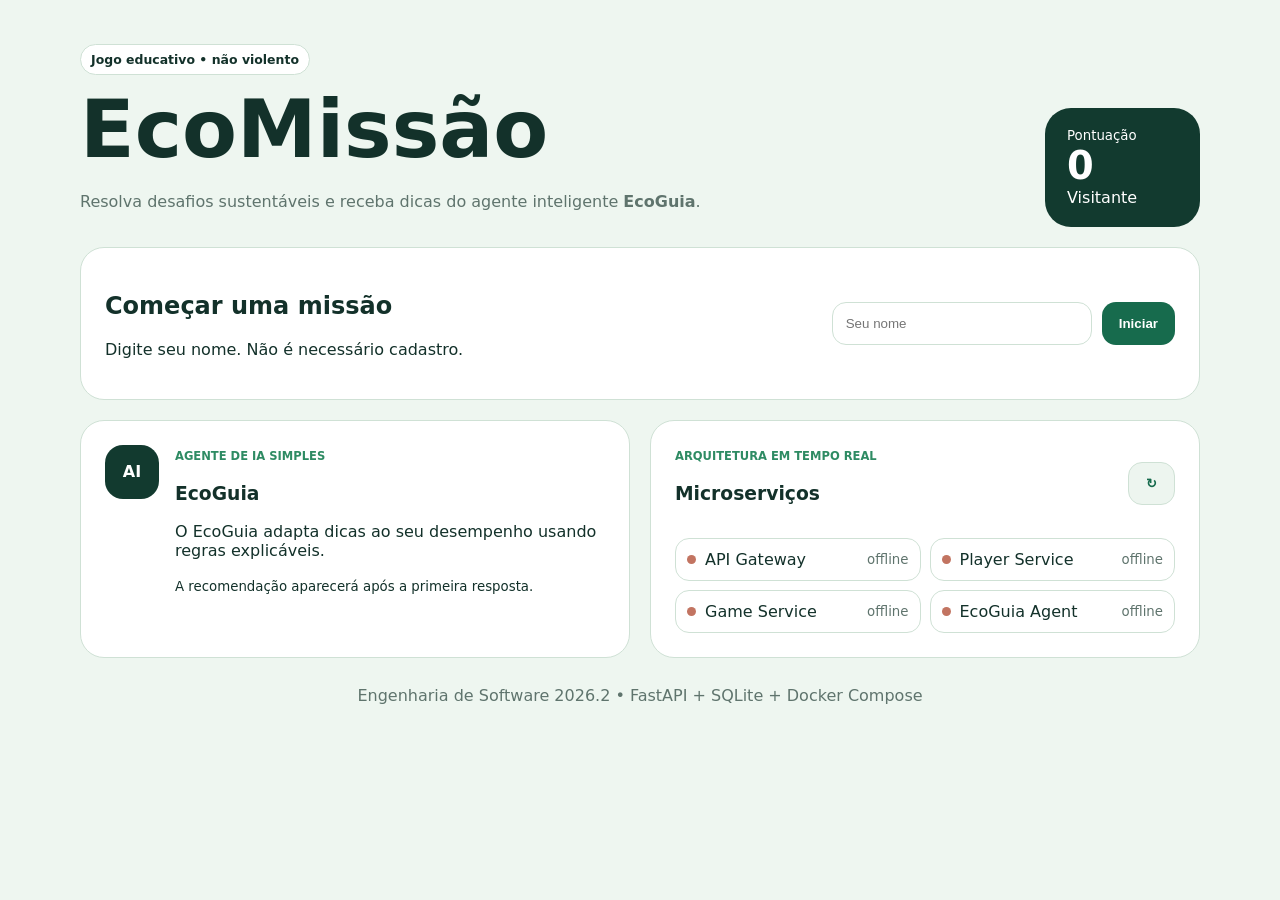
<file: frontend/index.html>
<!doctype html><html lang="pt-BR"><head><meta charset="utf-8"><meta name="viewport" content="width=device-width,initial-scale=1"><title>EcoMissão</title><link rel="stylesheet" href="styles.css"></head><body><main class="shell"><header class="hero"><div><span class="badge">Jogo educativo • não violento</span><h1>EcoMissão</h1><p>Resolva desafios sustentáveis e receba dicas do agente inteligente <strong>EcoGuia</strong>.</p></div><div class="score-card"><small>Pontuação</small><strong id="score">0</strong><span id="playerLabel">Visitante</span></div></header><section id="startPanel" class="panel start-panel"><div><h2>Começar uma missão</h2><p>Digite seu nome. Não é necessário cadastro.</p></div><form id="startForm"><input id="playerName" maxlength="40" minlength="2" placeholder="Seu nome" required><button>Iniciar</button></form></section><section id="gamePanel" class="panel hidden"><div class="section-head"><div><span id="category" class="tag">categoria</span><h2 id="challengeTitle">Desafio</h2></div><button id="nextButton" class="secondary hidden" type="button">Próxima missão</button></div><p id="question" class="question"></p><div id="options" class="options"></div><div id="feedback" class="feedback hidden"></div></section><section class="grid"><article class="panel agent-card"><div class="agent-icon">AI</div><div><span class="eyebrow">Agente de IA simples</span><h3>EcoGuia</h3><p id="agentMessage">O EcoGuia adapta dicas ao seu desempenho usando regras explicáveis.</p><small id="agentExplain">A recomendação aparecerá após a primeira resposta.</small></div></article><article class="panel"><div class="section-head"><div><span class="eyebrow">Arquitetura em tempo real</span><h3>Microserviços</h3></div><button id="refreshServices" class="icon-button">↻</button></div><div id="services" class="services"></div></article></section><footer>Engenharia de Software 2026.2 • FastAPI + SQLite + Docker Compose</footer></main><script src="app.js"></script></body></html>
</file>
<file: frontend/styles.css>
:root{font-family:Inter,system-ui,sans-serif;color:#13312a;background:#eef6f0;--g:#176b4d;--m:#dff2e7;--l:#cfe1d5;--s:#5f746d}*{box-sizing:border-box}body{margin:0;background:#eef6f0}.shell{width:min(1120px,92vw);margin:auto;padding:44px 0}.hero{display:grid;grid-template-columns:1fr auto;gap:24px;align-items:end}.hero h1{font-size:5rem;margin:8px 0}.hero p{color:var(--s)}.badge,.tag{display:inline-flex;border:1px solid var(--l);background:#fff;padding:7px 10px;border-radius:999px;font-size:.78rem;font-weight:700}.score-card{background:#123a2f;color:#fff;border-radius:26px;padding:20px 22px;display:flex;flex-direction:column;min-width:155px}.score-card strong{font-size:2.4rem}.panel{background:#fff;border:1px solid var(--l);border-radius:24px;padding:24px;margin-top:20px}.start-panel,.section-head{display:flex;justify-content:space-between;gap:20px;align-items:center}form{display:flex;gap:10px}input{padding:13px;border:1px solid var(--l);border-radius:14px;min-width:260px}button{border:0;border-radius:14px;padding:13px 17px;background:var(--g);color:#fff;font-weight:700}.secondary,.icon-button{background:#edf5ef;color:var(--g);border:1px solid var(--l)}.question{font-size:1.12rem;line-height:1.55}.options{display:grid;gap:10px}.option{text-align:left;background:#f8fbf9;color:#173f33;border:1px solid var(--l)}.feedback{margin-top:16px;background:#eef7f1;border-left:4px solid #2e8b63;padding:14px}.grid{display:grid;grid-template-columns:1fr 1fr;gap:20px}.agent-card{display:grid;grid-template-columns:auto 1fr;gap:16px}.agent-icon{width:54px;height:54px;border-radius:18px;background:#123a2f;color:#fff;display:grid;place-items:center;font-weight:900}.eyebrow{color:#2e8b63;font-size:.72rem;font-weight:800;text-transform:uppercase}.services{display:grid;grid-template-columns:1fr 1fr;gap:9px;margin-top:16px}.service{border:1px solid var(--l);border-radius:14px;padding:11px;display:flex;gap:9px;align-items:center}.dot{width:9px;height:9px;border-radius:50%;background:#b7c4bf}.online .dot{background:#29a36a}.offline .dot{background:#c27461}.service small{margin-left:auto;color:var(--s)}footer{text-align:center;color:var(--s);padding-top:28px}.hidden{display:none!important}@media(max-width:760px){.hero,.grid{grid-template-columns:1fr}.start-panel,form{flex-direction:column;align-items:stretch}.services{grid-template-columns:1fr}}
</file>
